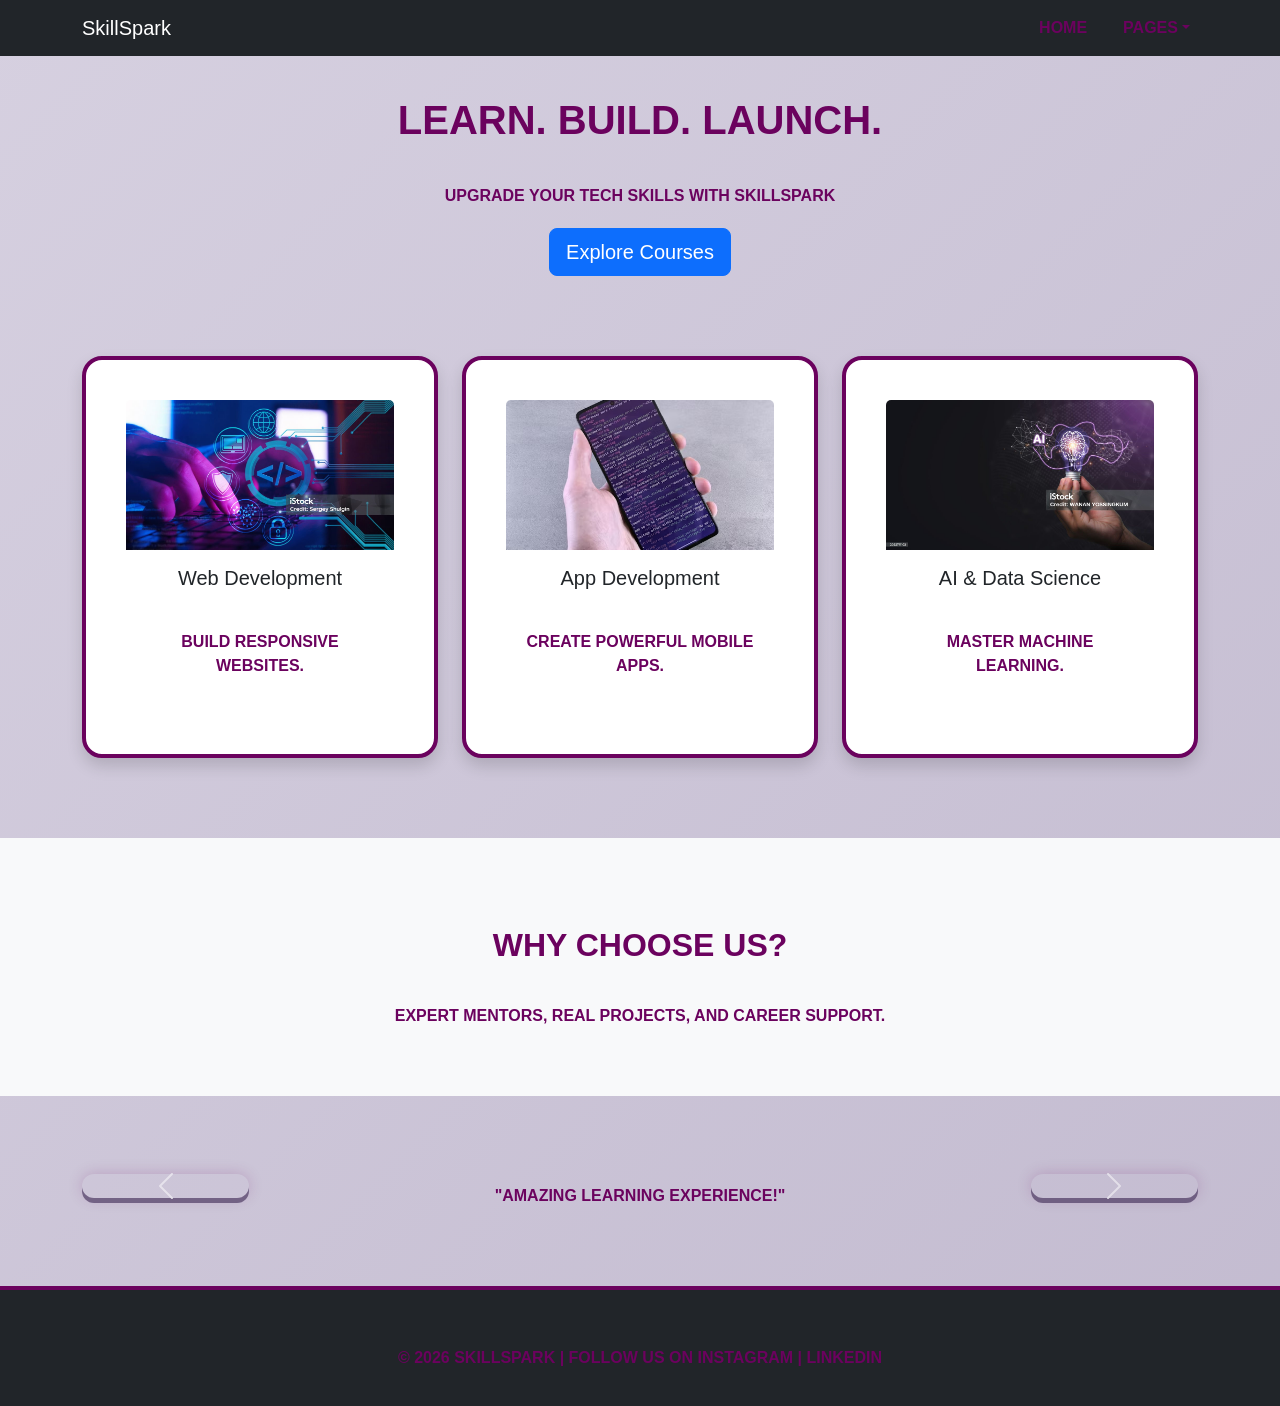
<file: index.html>
<!DOCTYPE html>
<html lang="en">
<head>
<meta charset="UTF-8">
<meta name="viewport" content="width=device-width, initial-scale=1">
<title>SkillSpark - Learn. Build. Launch.</title>
<link href="https://cdn.jsdelivr.net/npm/bootstrap@5.3.2/dist/css/bootstrap.min.css" rel="stylesheet">
<link rel="stylesheet" href="css/style.css">
</head>
<body>

<nav class="navbar navbar-expand-lg navbar-dark bg-dark">
  <div class="container">
    <a class="navbar-brand" href="index.html">SkillSpark</a>
    <button class="navbar-toggler" type="button" data-bs-toggle="collapse" data-bs-target="#navmenu">
      <span class="navbar-toggler-icon"></span>
    </button>
    <div class="collapse navbar-collapse" id="navmenu">
      <ul class="navbar-nav ms-auto">
        <li class="nav-item"><a class="nav-link" href="index.html">Home</a></li>
        <li class="nav-item dropdown">
          <a class="nav-link dropdown-toggle" href="#" data-bs-toggle="dropdown">Pages</a>
          <ul class="dropdown-menu">
            <li><a class="dropdown-item" href="course.html">Courses</a></li>
            <li><a class="dropdown-item" href="about.html">About</a></li>
            <li><a class="dropdown-item" href="register.html">Register</a></li>
            <li><a class="dropdown-item" href="contact.html">Contact</a></li>
          </ul>
        </li>
      </ul>
    </div>
  </div>
</nav>

<section class="hero text-center text-white d-flex align-items-center">
  <div class="container">
    <h1>Learn. Build. Launch.</h1>
    <p>Upgrade your tech skills with SkillSpark</p>
    <a href="course.html" class="btn btn-primary btn-lg">Explore Courses</a>
  </div>
</section>

<section class="container py-5">
  <div class="row">
    <div class="col-sm-12 col-md-4 col-lg-4">
      <div class="card text-center shadow">
        <img src="Assets/img 1.jpg" class="card-img-top" alt="Web Development">
        <div class="card-body">
          <h5>Web Development</h5>
          <p>Build responsive websites.</p>
        </div>
      </div>
    </div>

    <div class="col-sm-12 col-md-4 col-lg-4">
      <div class="card text-center shadow">
        <img src="Assets/img 2.avif" class="card-img-top" alt="App Development">
        <div class="card-body">
          <h5>App Development</h5>
          <p>Create powerful mobile apps.</p>
        </div>
      </div>
    </div>

    <div class="col-sm-12 col-md-4 col-lg-4">
      <div class="card text-center shadow">
        <img src="Assets/img 3.jpg" class="card-img-top" alt="AI & Data Science">
        <div class="card-body">
          <h5>AI & Data Science</h5>
          <p>Master machine learning.</p>
        </div>
      </div>
    </div>
  </div>
</section>

<section class="bg-light py-5 text-center">
  <div class="container">
    <h2>Why Choose Us?</h2>
    <p>Expert mentors, real projects, and career support.</p>
  </div>
</section>

<section class="container py-5">
  <div id="carouselExample" class="carousel slide" data-bs-ride="carousel">
    <div class="carousel-inner">
      <div class="carousel-item active">
        <p class="text-center">"Amazing learning experience!"</p>
      </div>
      <div class="carousel-item">
        <p class="text-center">"Helped me land an internship."</p>
      </div>
    </div>
    <button class="carousel-control-prev" type="button" data-bs-target="#carouselExample" data-bs-slide="prev">
      <span class="carousel-control-prev-icon"></span>
    </button>
    <button class="carousel-control-next" type="button" data-bs-target="#carouselExample" data-bs-slide="next">
      <span class="carousel-control-next-icon"></span>
    </button>
  </div>
</section>

<footer class="bg-dark text-white text-center p-3">
  <p>© 2026 SkillSpark | Follow us on Instagram | LinkedIn</p>
</footer>

<script src="https://cdn.jsdelivr.net/npm/bootstrap@5.3.2/dist/js/bootstrap.bundle.min.js"></script>
</body>
</html>
</file>
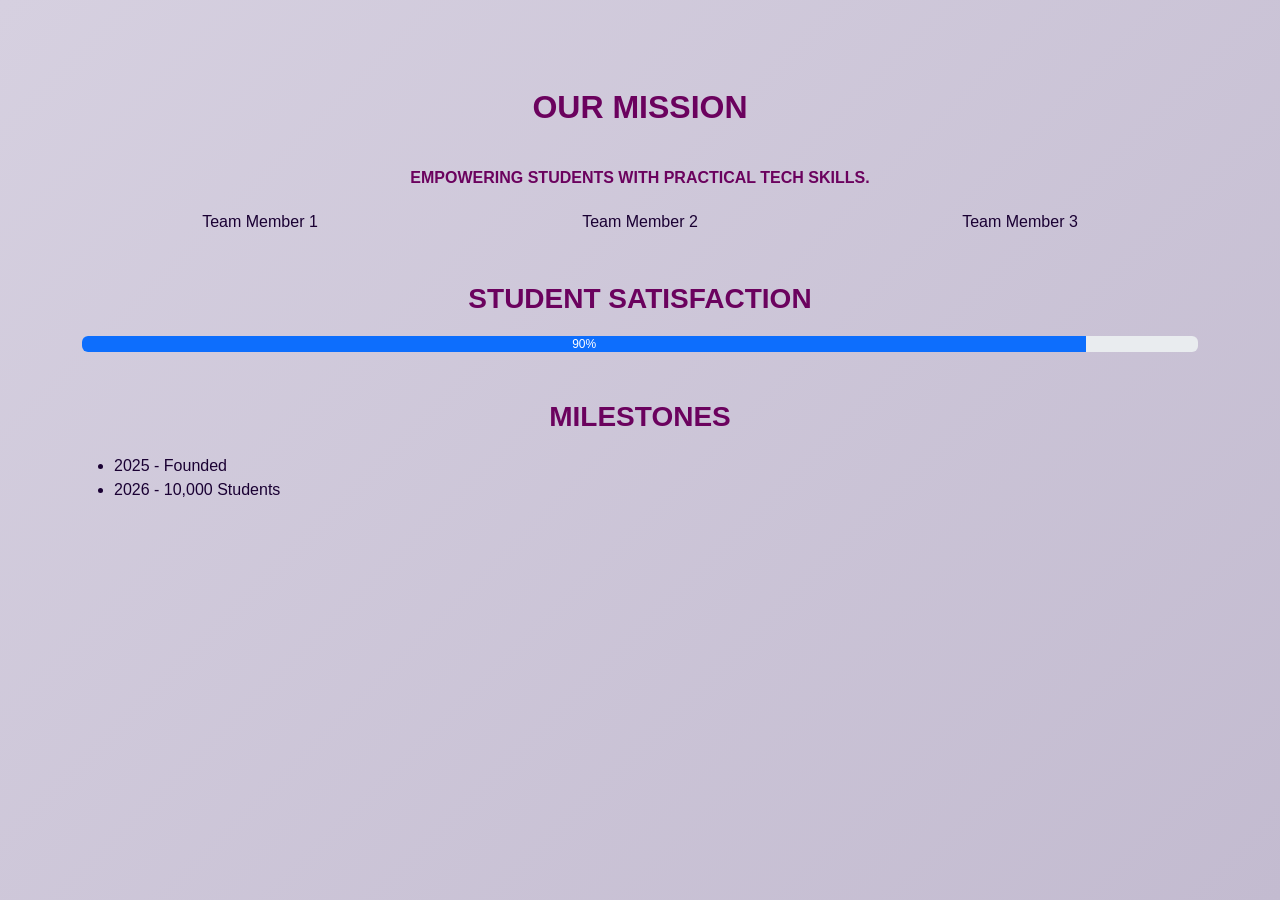
<file: about.html>
<!DOCTYPE html>
<html lang="en">
<head>
<meta charset="UTF-8">
<meta name="viewport" content="width=device-width, initial-scale=1">
<title>About - SkillSpark</title>
<link href="https://cdn.jsdelivr.net/npm/bootstrap@5.3.2/dist/css/bootstrap.min.css" rel="stylesheet">
<link rel="stylesheet" href="css/style.css">
</head>
<body>

<div class="container py-5">
<h2 class="text-center">Our Mission</h2>
<p class="text-center">Empowering students with practical tech skills.</p>

<div class="row text-center">
<div class="col-sm-12 col-md-4 col-lg-4">Team Member 1</div>
<div class="col-sm-12 col-md-4 col-lg-4">Team Member 2</div>
<div class="col-sm-12 col-md-4 col-lg-4">Team Member 3</div>
</div>

<h3 class="mt-5">Student Satisfaction</h3>
<div class="progress">
<div class="progress-bar" style="width:90%">90%</div>
</div>

<h3 class="mt-5">Milestones</h3>
<ul>
<li>2025 - Founded</li>
<li>2026 - 10,000 Students</li>
</ul>
</div>

</body>
</html>
</file>
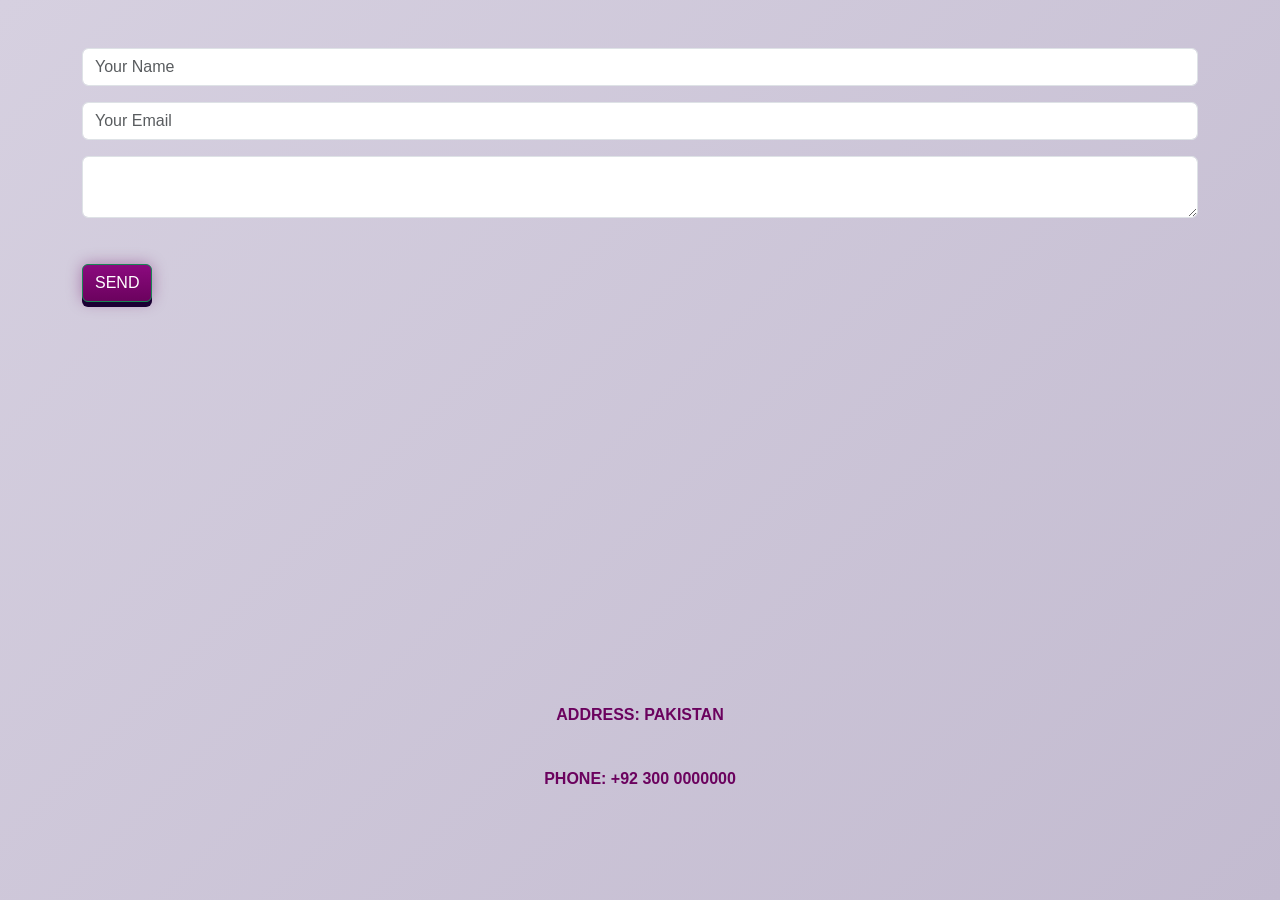
<file: contact.html>
<!DOCTYPE html>
<html lang="en">
<head>
<meta charset="UTF-8">
<meta name="viewport" content="width=device-width, initial-scale=1">
<title>Contact - SkillSpark</title>
<link href="https://cdn.jsdelivr.net/npm/bootstrap@5.3.2/dist/css/bootstrap.min.css" rel="stylesheet">
<link rel="stylesheet" href="css/style.css">
</head>
<body>

<div class="container py-5">
<form>
<input type="text" class="form-control mb-3" placeholder="Your Name">
<input type="email" class="form-control mb-3" placeholder="Your Email">
<textarea class="form-control mb-3"></textarea>
<button class="btn btn-success" onclick="alert('Message Sent!')">Send</button>
</form>

<iframe class="mt-4" width="100%" height="300"
src="https://maps.google.com/maps?q=Pakistan&t=&z=13&ie=UTF8&iwloc=&output=embed">
</iframe>

<div class="mt-3">
<p>Address: Pakistan</p>
<p>Phone: +92 300 0000000</p>
</div>
</div>

</body>
</html>
</file>
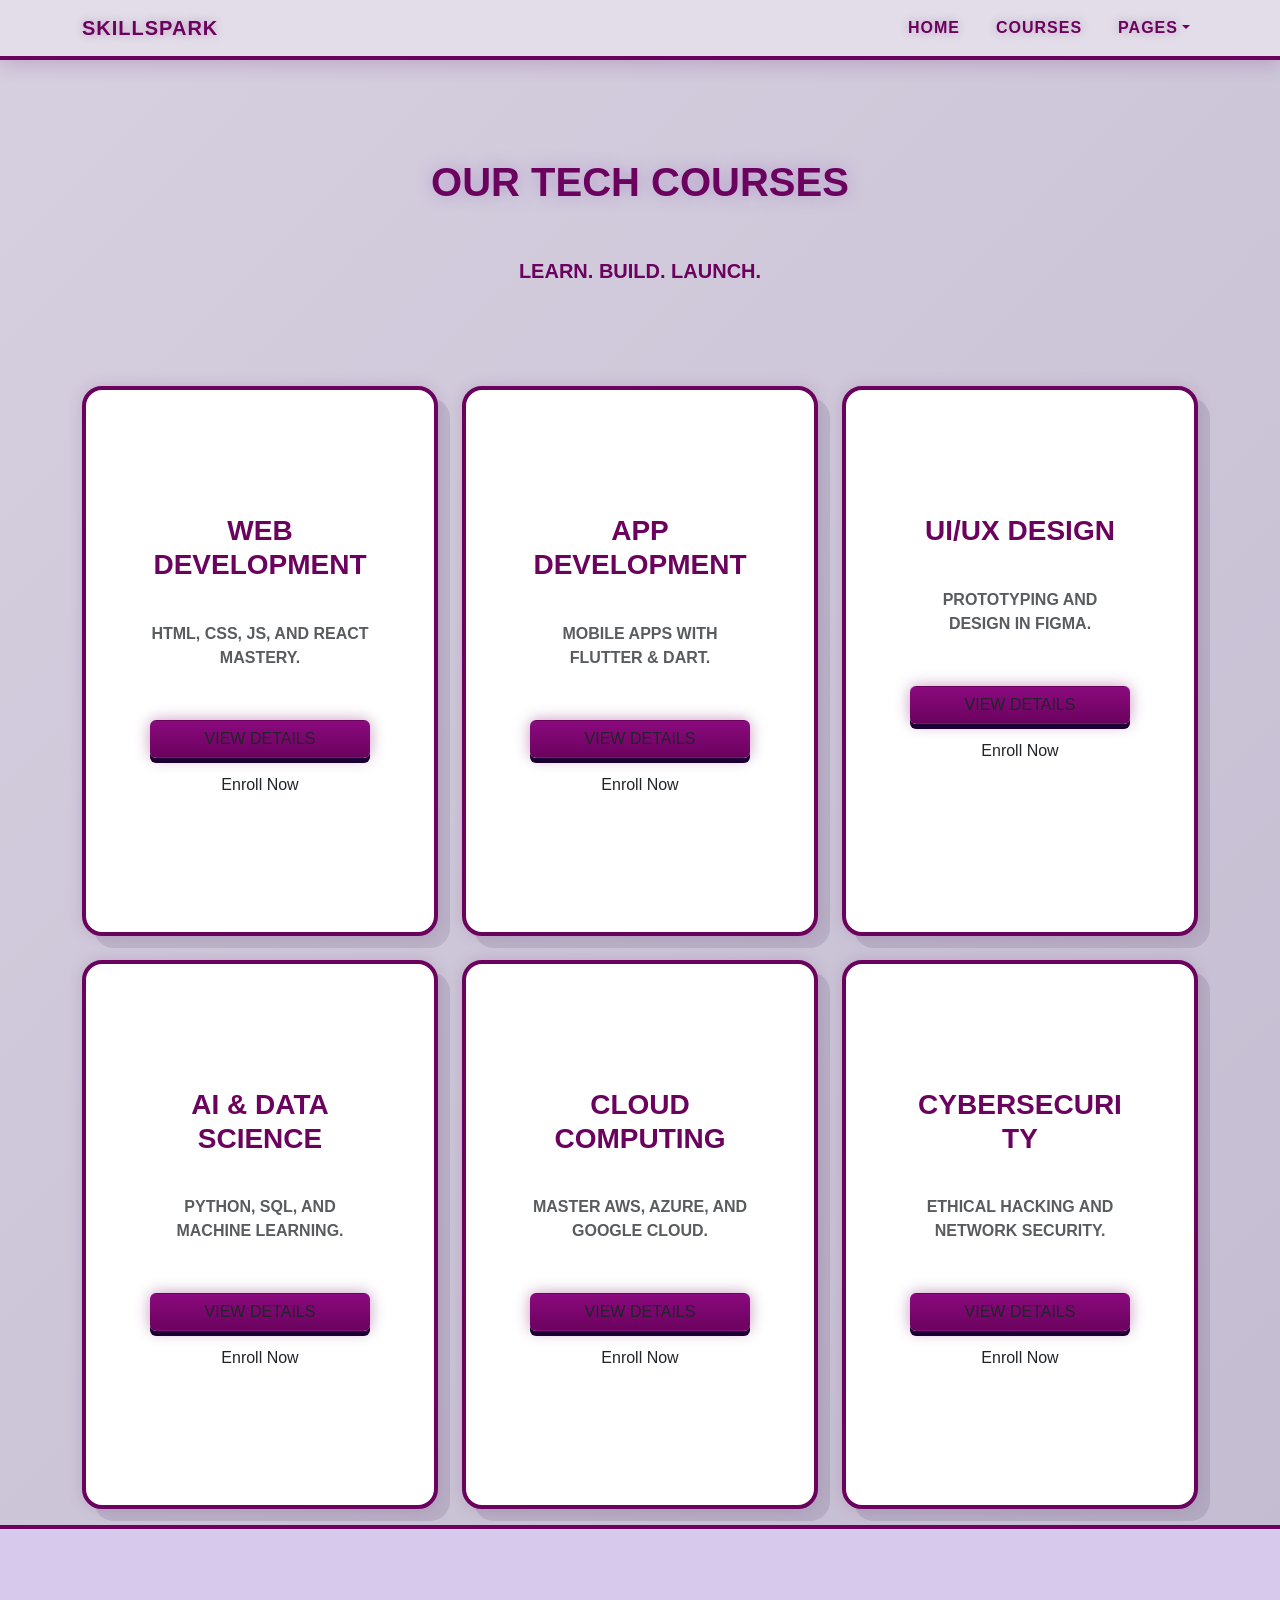
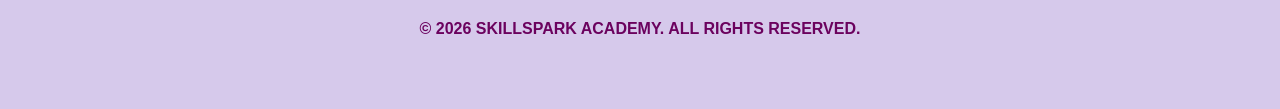
<file: course.html>
<!DOCTYPE html>
<html lang="en">
<head>
    <meta charset="UTF-8">
    <meta name="viewport" content="width=device-width, initial-scale=1.0">
    <title>Courses | SkillSpark Academy</title>
    <link href="https://cdn.jsdelivr.net/npm/bootstrap@5.3.0/dist/css/bootstrap.min.css" rel="stylesheet">
    <link rel="stylesheet" href="css/style.css">
</head>
<body>

    <header class="navbar navbar-expand-lg sticky-top">
        <div class="container">
            <a class="navbar-brand logo" href="index.html">SkillSpark</a>
            <button class="navbar-toggler" type="button" data-bs-toggle="collapse" data-bs-target="#navbarNav">
                <span class="navbar-toggler-icon"></span>
            </button>
            <div class="collapse navbar-collapse" id="navbarNav">
                <ul class="navbar-nav ms-auto">
                    <li class="nav-item"><a class="nav-link" href="index.html">Home</a></li>
                    <li class="nav-item"><a class="nav-link active-link" href="courses.html">Courses</a></li>
                    <li class="nav-item dropdown">
                        <a class="nav-link dropdown-toggle" href="#" id="navbarDropdown" role="button" data-bs-toggle="dropdown">Pages</a>
                        <ul class="dropdown-menu">
                            <li><a class="dropdown-item" href="about.html">About Us</a></li>
                            <li><a class="dropdown-item" href="register.html">Registration</a></li>
                            <li><a class="dropdown-item" href="contact.html">Contact</a></li>
                        </ul>
                    </li>
                </ul>
            </div>
        </div>
    </header>

    <section class="py-5 text-center">
        <div class="container">
            <h1 class="upgrade-text">Our Tech Courses</h1>
            <p class="lead fw-bold" style="color: #1A0033;">Learn. Build. Launch.</p>
        </div>
    </section>

    <main class="container mb-5">
        <div class="row g-4">
            
            <div class="col-lg-4 col-md-6 col-sm-12">
                <div class="card h-100 course-card">
                    <span class="badge price-badge">$199</span>
                    <div class="card-body text-center p-4">
                        <h3 class="card-title fw-bold">Web Development</h3>
                        <p class="card-text text-muted">HTML, CSS, JS, and React Mastery.</p>
                        <button class="btn btn-outline-mulberry w-100 mb-2" data-bs-toggle="modal" data-bs-target="#courseModal">View Details</button>
                        <a href="register.html" class="btn enroll-btn w-100">Enroll Now</a>
                    </div>
                </div>
            </div>

            <div class="col-lg-4 col-md-6 col-sm-12">
                <div class="card h-100 course-card">
                    <span class="badge price-badge">$249</span>
                    <div class="card-body text-center p-4">
                        <h3 class="card-title fw-bold">App Development</h3>
                        <p class="card-text text-muted">Mobile apps with Flutter & Dart.</p>
                        <button class="btn btn-outline-mulberry w-100 mb-2" data-bs-toggle="modal" data-bs-target="#courseModal">View Details</button>
                        <a href="register.html" class="btn enroll-btn w-100">Enroll Now</a>
                    </div>
                </div>
            </div>

            <div class="col-lg-4 col-md-6 col-sm-12">
                <div class="card h-100 course-card">
                    <span class="badge price-badge">$149</span>
                    <div class="card-body text-center p-4">
                        <h3 class="card-title fw-bold">UI/UX Design</h3>
                        <p class="card-text text-muted">Prototyping and Design in Figma.</p>
                        <button class="btn btn-outline-mulberry w-100 mb-2" data-bs-toggle="modal" data-bs-target="#courseModal">View Details</button>
                        <a href="register.html" class="btn enroll-btn w-100">Enroll Now</a>
                    </div>
                </div>
            </div>

            <div class="col-lg-4 col-md-6 col-sm-12">
                <div class="card h-100 course-card">
                    <span class="badge price-badge">$299</span>
                    <div class="card-body text-center p-4">
                        <h3 class="card-title fw-bold">AI & Data Science</h3>
                        <p class="card-text text-muted">Python, SQL, and Machine Learning.</p>
                        <button class="btn btn-outline-mulberry w-100 mb-2" data-bs-toggle="modal" data-bs-target="#courseModal">View Details</button>
                        <a href="register.html" class="btn enroll-btn w-100">Enroll Now</a>
                    </div>
                </div>
            </div>

            <div class="col-lg-4 col-md-6 col-sm-12">
                <div class="card h-100 course-card">
                    <span class="badge price-badge">$219</span>
                    <div class="card-body text-center p-4">
                        <h3 class="card-title fw-bold">Cloud Computing</h3>
                        <p class="card-text text-muted">Master AWS, Azure, and Google Cloud.</p>
                        <button class="btn btn-outline-mulberry w-100 mb-2" data-bs-toggle="modal" data-bs-target="#courseModal">View Details</button>
                        <a href="register.html" class="btn enroll-btn w-100">Enroll Now</a>
                    </div>
                </div>
            </div>

            <div class="col-lg-4 col-md-6 col-sm-12">
                <div class="card h-100 course-card">
                    <span class="badge price-badge">$279</span>
                    <div class="card-body text-center p-4">
                        <h3 class="card-title fw-bold">Cybersecurity</h3>
                        <p class="card-text text-muted">Ethical Hacking and Network Security.</p>
                        <button class="btn btn-outline-mulberry w-100 mb-2" data-bs-toggle="modal" data-bs-target="#courseModal">View Details</button>
                        <a href="register.html" class="btn enroll-btn w-100">Enroll Now</a>
                    </div>
                </div>
            </div>

        </div>
    </main>

    <div class="modal fade" id="courseModal" tabindex="-1">
        <div class="modal-dialog modal-dialog-centered">
            <div class="modal-content border-mulberry">
                <div class="modal-header">
                    <h5 class="modal-title fw-bold mulberry-text">Course Syllabus</h5>
                    <button type="button" class="btn-close" data-bs-dismiss="modal"></button>
                </div>
                <div class="modal-body">
                    <p>Included in this course:</p>
                    <ul>
                        <li>40+ Hours of On-Demand Video</li>
                        <li>5 Real-World Industry Projects</li>
                        <li>Direct Mentorship Sessions</li>
                        <li>Verified Certification</li>
                    </ul>
                </div>
            </div>
        </div>
    </div>

    <footer class="py-5 mt-auto">
        <div class="container text-center">
            <p class="fw-bold">&copy; 2026 SkillSpark Academy. All Rights Reserved.</p>
        </div>
    </footer>

    <script src="https://cdn.jsdelivr.net/npm/bootstrap@5.3.0/dist/js/bootstrap.bundle.min.js"></script>
</body>
</html>
</file>
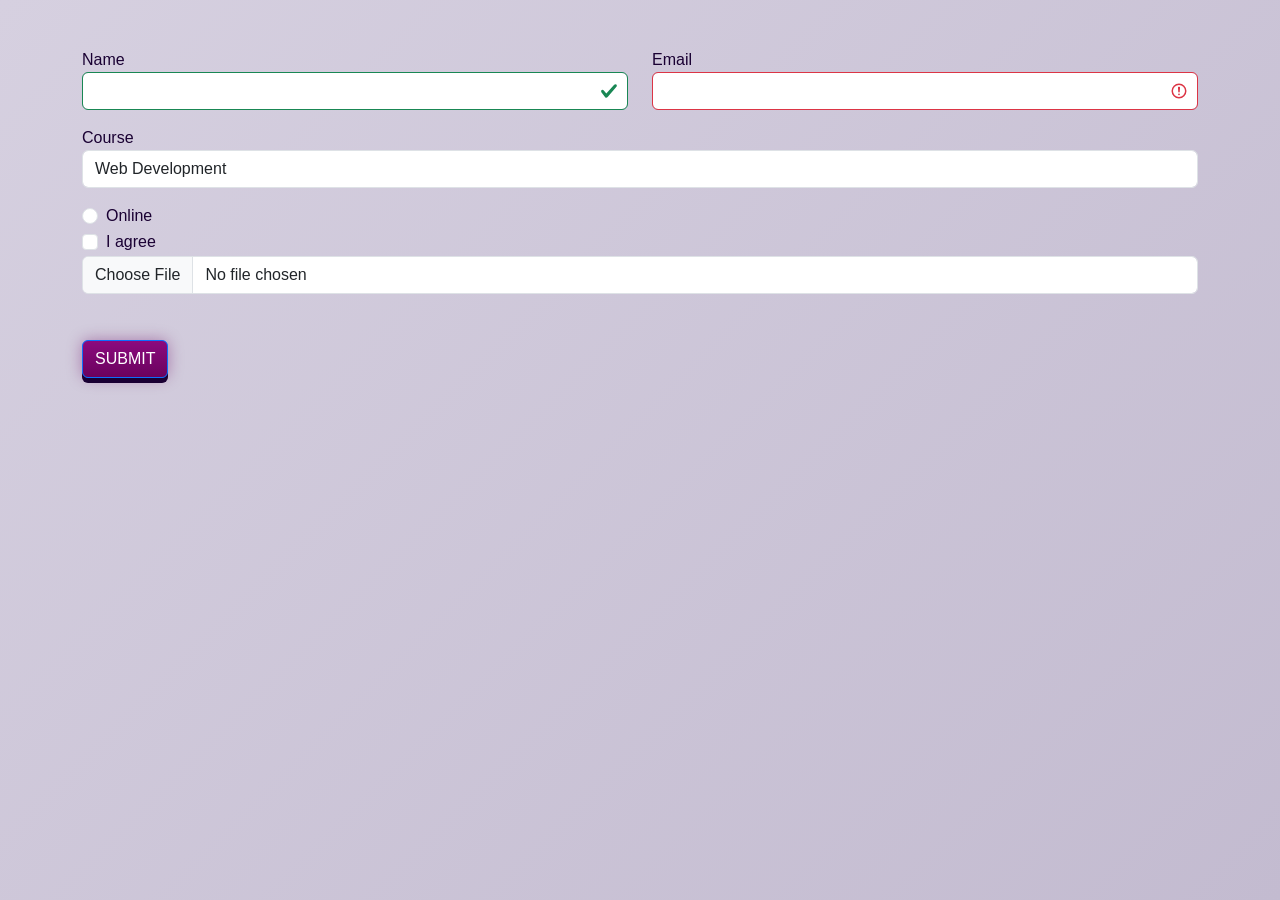
<file: register.html>
<!DOCTYPE html>
<html lang="en">
<head>
<meta charset="UTF-8">
<meta name="viewport" content="width=device-width, initial-scale=1">
<title>Register - SkillSpark</title>
<link href="https://cdn.jsdelivr.net/npm/bootstrap@5.3.2/dist/css/bootstrap.min.css" rel="stylesheet">
<link rel="stylesheet" href="css/style.css">
</head>
<body>

<div class="container py-5">
<form onsubmit="alert('Registration Successful!')">
<div class="row">
<div class="col-md-6 mb-3">
<label>Name</label>
<input type="text" class="form-control is-valid" required>
</div>
<div class="col-md-6 mb-3">
<label>Email</label>
<input type="email" class="form-control is-invalid" required>
</div>
</div>

<div class="mb-3">
<label>Course</label>
<select class="form-control">
<option>Web Development</option>
<option>App Development</option>
</select>
</div>

<div class="form-check">
<input class="form-check-input" type="radio" name="mode">
<label class="form-check-label">Online</label>
</div>

<div class="form-check">
<input class="form-check-input" type="checkbox">
<label class="form-check-label">I agree</label>
</div>

<div class="mb-3">
<input type="file" class="form-control">
</div>

<button class="btn btn-primary">Submit</button>
</form>
</div>

</body>
</html>
</file>
<file: css/style.css>
* {
    margin: 0;
    padding: 0;
    box-sizing: border-box;
    font-family: 'Inter', sans-serif;
}

/* 1. THE BACKGROUND: Your Dark Knight Slate-Purple */
body {
    background: linear-gradient(135deg, #D6D0E0 0%, #C3BBD0 100%);
    color: #1A0033; 
    min-height: 100vh;
}

/* 2. THE NAVBAR: With the new Deep Mulberry Underside */
header {
    background-color: #E2DDE9; 
    padding: 1.5rem 5%;
    display: flex;
    justify-content: space-between;
    align-items: center;
    border-bottom: 4px solid #6B025E; /* NEW PINKISH-DARK PURPLE */
    box-shadow: 0 4px 20px rgba(107, 2, 94, 0.2);
}

/* 3. NAVBAR TEXT: Deep Mulberry with Neon Glow */
header h1, .logo, header a {
    color: #6B025E !important; /* THE NEW SHADE */
    text-decoration: none;
    font-weight: 900;
    text-transform: uppercase;
    letter-spacing: 1px;
    text-shadow: 0 0 10px rgba(107, 2, 94, 0.3);
}

header a:hover {
    background-color: rgba(107, 2, 94, 0.1);
    color: #8B0A7E !important; /* Slightly lighter pink-purple on hover */
    text-shadow: 0 0 15px rgba(158, 108, 194, 0.6);
}

/* 4. MAIN TITLES: Deep Mulberry Neon Glow */
h1, h2, h3, p, .section-title {
    color: #6B025E !important; /* THE NEW SHADE */
    font-weight: 900;
    text-align: center;
    margin: 40px 0 20px 0;
    text-transform: uppercase;
    /* DOUBLE NEON GLOW */
    text-shadow: 0 1 12px rgba(107, 2, 94, 0.3), 0 0 25px rgba(158, 108, 194, 0.2);
}

/* 5. THE CARDS: White with Deep Mulberry Outlines */
.card {
    background: #FFFFFF;
    border: 4px solid #6B025E; /* MATCHING NEW SHADE */
    padding: 2.5rem;
    margin: 2rem auto;
    max-width: 800px;
    border-radius: 20px;
    /* PINKISH-PURPLE SHADOW */
    box-shadow: 0 0 15px rgba(107, 2, 94, 0.15), 12px 12px 0px rgba(26, 0, 51, 0.1);
    transition: 0.3s ease;
}

.card:hover {
    border-color: #9e6cc2;
    box-shadow: 0 0 30px rgba(158, 108, 194, 0.4);
}

/* 6. THE BUTTONS: Mulberry Gradient */
button {
    background: linear-gradient(180deg, #8B0A7E 0%, #6B025E 100%);
    color: white;
    padding: 1.1rem 2.8rem;
    border: 3px solid #1A0033;
    border-radius: 16px;
    cursor: pointer;
    font-weight: 800;
    text-transform: uppercase;
    box-shadow: 0 5px 0px #1A0033, 0 0 15px rgba(107, 2, 94, 0.4); 
    display: block;
    margin: 30px auto;
    transition: all 0.1s ease;
}

button:hover {
    transform: translateY(2px);
    box-shadow: 0 3px 0px #6B025E, 0 0 20px rgba(158, 108, 194, 0.6);
}

/* 7. THE TAGLINE: Soft Neon Lavender */
.upgrade-text {
    color: #9e6cc2;
    font-size: 2.5rem;
    font-weight: 900;
    text-align: center;
    margin: 50px 0;
    text-shadow: 0 0 15px rgba(158, 108, 194, 0.5);
}

/* 8. FOOTER: Deep Mulberry Glow */
footer {
    background-color: #d6c9eb;
    color: #1A0033;
    text-align: center;
    padding: 3rem 0;
    border-top: 4px solid #6B025E;
    margin-top: 10px;
}
.card-img-top {
    height: 150px;
    object-fit: cover; /* This keeps the aspect ratio while filling the area */
}




/* Navbar Link Helpers */
.navbar-nav { display: flex; list-style: none; gap: 20px; }
.nav-link { color: #6B025E; font-weight: 900; text-transform: uppercase; text-decoration: none; }
</file>
